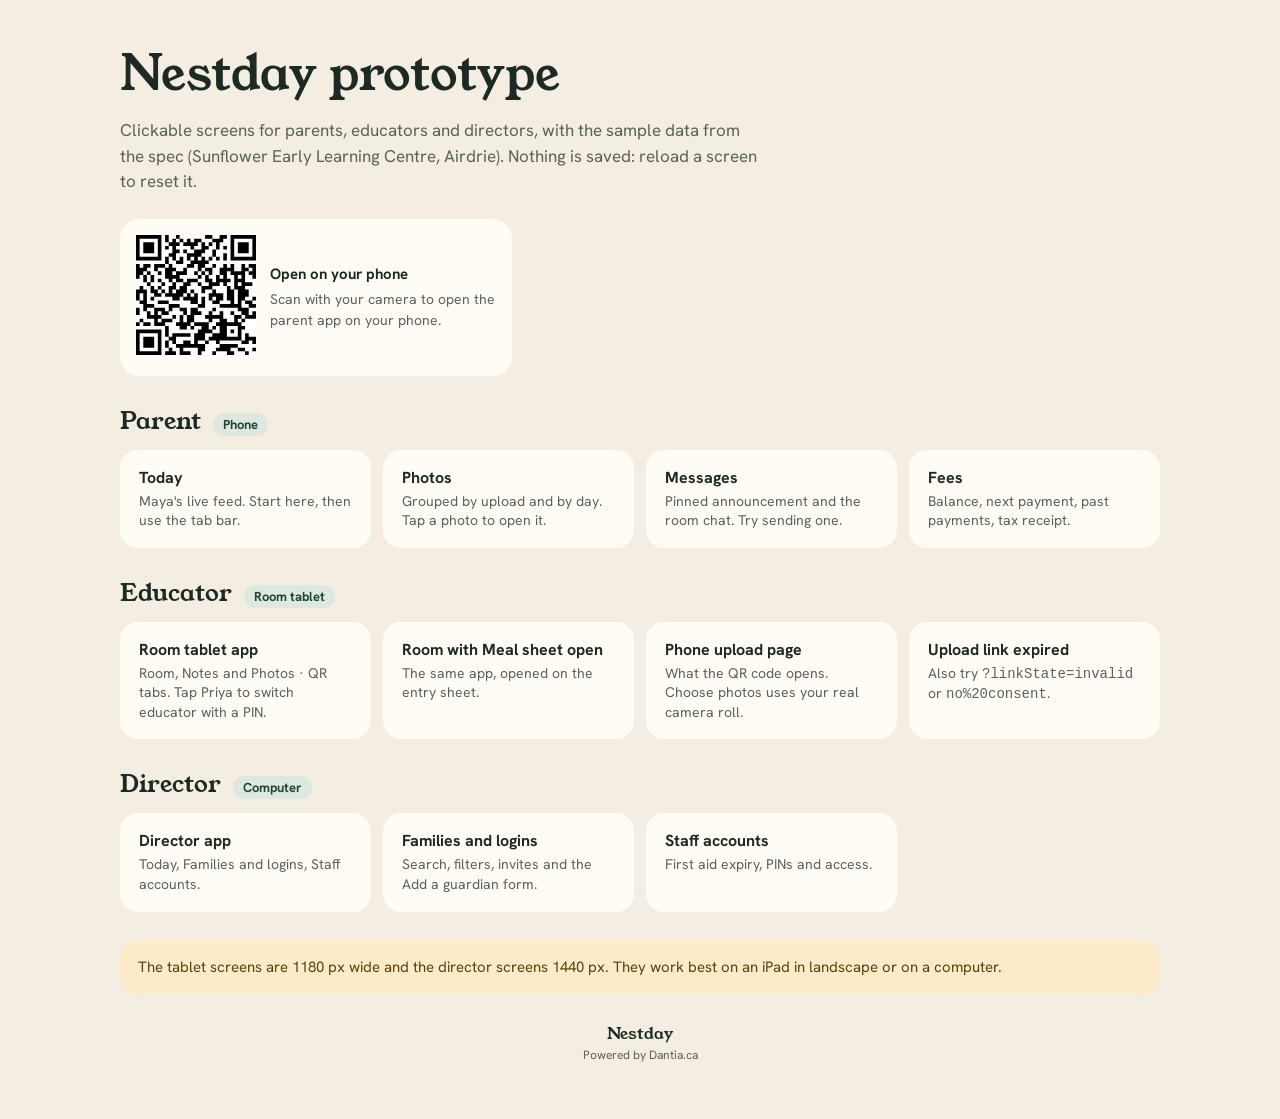
<file: design/index.html>
<!doctype html>
<html lang="en">
<head>
<meta charset="utf-8">
<meta name="robots" content="noindex, nofollow">
<meta name="viewport" content="width=device-width, initial-scale=1">
<title>Nestday prototype</title>
<meta name="theme-color" content="#F4EEE2">
<link rel="manifest" href="manifest.webmanifest">
<link rel="apple-touch-icon" href="icon-192.png">
<link rel="icon" href="icon-192.png">
<link rel="stylesheet" href="https://fonts.googleapis.com/css2?family=Young+Serif&family=Hanken+Grotesk:wght@400;500;600;700&display=swap">
<style>
  :root { --bg: #F4EEE2; --card: #FFFCF6; --ink: #1D2A23; --muted: #58625A; --pine: #2D5B4B; --pine-soft: #DCE8E0; --gold-soft: #FBEBC8; --line: #E2D9C6; }
  body { margin: 0; background: var(--bg); color: var(--ink); font-family: 'Hanken Grotesk', system-ui, sans-serif; }
  .wrap { max-width: 1040px; margin: 0 auto; padding: 40px 20px 56px; display: flex; flex-direction: column; gap: 28px; }
  h1 { margin: 0; font-family: 'Young Serif', Georgia, serif; font-weight: 400; font-size: clamp(34px, 6vw, 48px); }
  h2 { margin: 0; font-family: 'Young Serif', Georgia, serif; font-weight: 400; font-size: 24px; }
  p { margin: 0; line-height: 1.5; }
  .lead { color: var(--muted); font-size: 17px; max-width: 640px; }
  .top { display: flex; gap: 24px; align-items: flex-start; justify-content: space-between; flex-wrap: wrap; }
  .qr { background: var(--card); border-radius: 20px; padding: 16px; display: flex; gap: 14px; align-items: center; max-width: 360px; }
  .qr svg { width: 120px; height: 120px; flex-shrink: 0; }
  .qr p { font-size: 14px; color: var(--muted); }
  .qr strong { color: var(--ink); display: block; font-size: 15px; margin-bottom: 4px; }
  .group { display: flex; flex-direction: column; gap: 12px; }
  .group-head { display: flex; align-items: baseline; gap: 12px; flex-wrap: wrap; }
  .device { font-size: 13px; font-weight: 700; padding: 3px 10px; border-radius: 999px; background: var(--pine-soft); color: #1F4538; }
  .cards { display: grid; grid-template-columns: repeat(auto-fill, minmax(220px, 1fr)); gap: 12px; }
  a.card { display: flex; flex-direction: column; gap: 4px; padding: 16px 18px; min-height: 44px; border-radius: 18px; background: var(--card); border: 1.5px solid transparent; text-decoration: none; color: var(--ink); }
  a.card:hover, a.card:focus-visible { border-color: var(--pine); outline: none; }
  a.card strong { font-size: 16px; }
  a.card span { font-size: 14px; color: var(--muted); line-height: 1.4; }
  .note { background: var(--gold-soft); border-radius: 18px; padding: 16px 18px; font-size: 15px; color: #5A4210; }
  footer { text-align: center; display: flex; flex-direction: column; gap: 2px; }
  footer b { font-family: 'Young Serif', Georgia, serif; font-weight: 400; font-size: 16px; }
  footer span { font-size: 12px; color: var(--muted); }
</style>
</head>
<body>
<div class="wrap">
  <div class="top">
    <div style="display:flex;flex-direction:column;gap:10px">
      <h1>Nestday prototype</h1>
      <p class="lead">Clickable screens for parents, educators and directors, with the sample data from the spec (Sunflower Early Learning Centre, Airdrie). Nothing is saved: reload a screen to reset it.</p>
    </div>
    <div class="qr" id="qr" hidden>
      <div id="qr-code" aria-hidden="true"></div>
      <p><strong>Open on your phone</strong>Scan with your camera to open the parent app on your phone.</p>
    </div>
  </div>

  <section class="group">
    <div class="group-head"><h2>Parent</h2><span class="device">Phone</span></div>
    <div class="cards">
      <a class="card" href="Main.dc.html"><strong>Today</strong><span>Maya's live feed. Start here, then use the tab bar.</span></a>
      <a class="card" href="Photos.dc.html"><strong>Photos</strong><span>Grouped by upload and by day. Tap a photo to open it.</span></a>
      <a class="card" href="Messages.dc.html"><strong>Messages</strong><span>Pinned announcement and the room chat. Try sending one.</span></a>
      <a class="card" href="Fees.dc.html"><strong>Fees</strong><span>Balance, next payment, past payments, tax receipt.</span></a>
    </div>
  </section>

  <section class="group">
    <div class="group-head"><h2>Educator</h2><span class="device">Room tablet</span></div>
    <div class="cards">
      <a class="card" href="Room.dc.html"><strong>Room tablet app</strong><span>Room, Notes and Photos · QR tabs. Tap Priya to switch educator with a PIN.</span></a>
      <a class="card" href="RoomSheet.dc.html"><strong>Room with Meal sheet open</strong><span>The same app, opened on the entry sheet.</span></a>
      <a class="card" href="Upload.dc.html"><strong>Phone upload page</strong><span>What the QR code opens. Choose photos uses your real camera roll.</span></a>
      <a class="card" href="Upload.dc.html?linkState=expired"><strong>Upload link expired</strong><span>Also try <code>?linkState=invalid</code> or <code>no%20consent</code>.</span></a>
    </div>
  </section>

  <section class="group">
    <div class="group-head"><h2>Director</h2><span class="device">Computer</span></div>
    <div class="cards">
      <a class="card" href="Director.dc.html"><strong>Director app</strong><span>Today, Families and logins, Staff accounts.</span></a>
      <a class="card" href="Director.dc.html?startPage=families"><strong>Families and logins</strong><span>Search, filters, invites and the Add a guardian form.</span></a>
      <a class="card" href="Director.dc.html?startPage=staff"><strong>Staff accounts</strong><span>First aid expiry, PINs and access.</span></a>
    </div>
  </section>

  <p class="note">The tablet screens are 1180 px wide and the director screens 1440 px. They work best on an iPad in landscape or on a computer.</p>

  <footer><b>Nestday</b><span>Powered by Dantia.ca</span></footer>
</div>
<script src="vendor/qrcode.js"></script>
<script>
  // Show a QR code for the parent app when the prototype is hosted somewhere a phone can reach.
  (function () {
    var host = location.hostname;
    if (location.protocol === 'file:' || host === 'localhost' || host === '127.0.0.1') return;
    try {
      var url = new URL('Main.dc.html', location.href).href;
      var qr = qrcode(0, 'M');
      qr.addData(url);
      qr.make();
      document.getElementById('qr-code').innerHTML = qr.createSvgTag({ cellSize: 4, margin: 0, scalable: true });
      document.getElementById('qr').hidden = false;
    } catch (e) {}
  })();
</script>
</body>
</html>
</file>
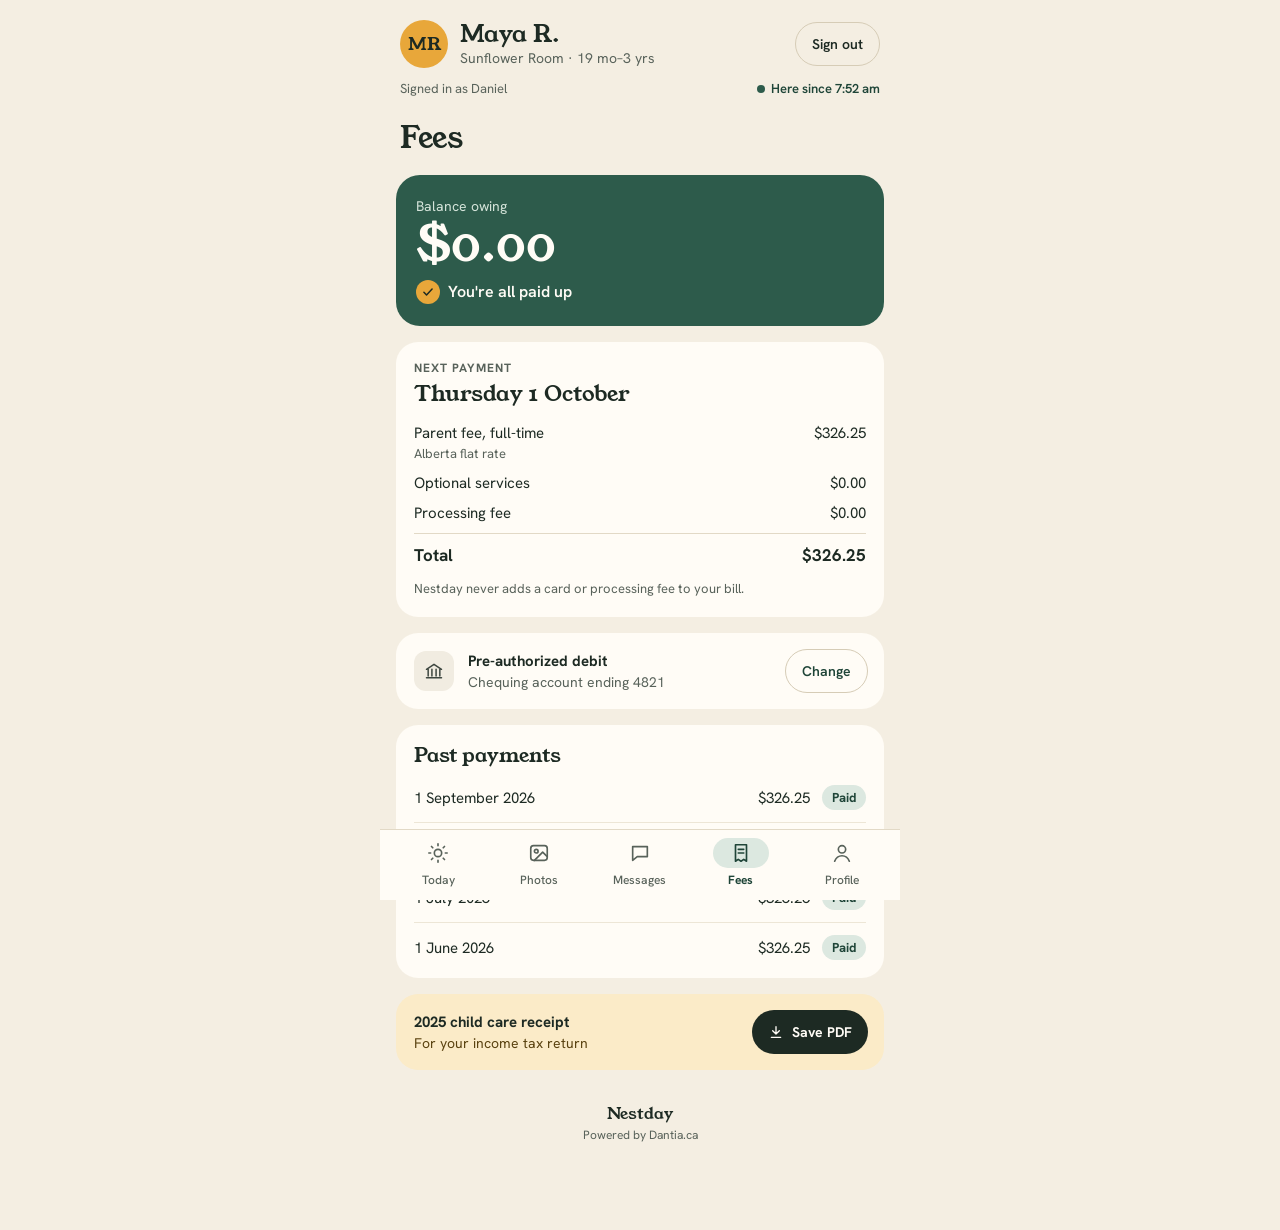
<file: design/Fees.dc.html>
<!doctype html>
<html lang="en">
<head>
<meta charset="utf-8">
<meta name="robots" content="noindex, nofollow">
<meta name="viewport" content="width=device-width, initial-scale=1, viewport-fit=cover">
<title>Nestday · Fees</title>
<meta name="theme-color" content="#F4EEE2">
<meta name="apple-mobile-web-app-capable" content="yes">
<meta name="apple-mobile-web-app-title" content="Nestday">
<link rel="manifest" href="manifest.webmanifest">
<link rel="apple-touch-icon" href="icon-192.png">
<link rel="icon" href="icon-192.png">
<link rel="stylesheet" href="app.css">
<script src="vendor/react.production.min.js"></script>
<script src="vendor/react-dom.production.min.js"></script>
<script src="runtime/nestday-runtime.js"></script>
</head>
<body class="kind-phone">
<template data-dc-template="Fees"><x-dc>
<helmet>
<link rel="stylesheet" href="https://fonts.googleapis.com/css2?family=Young+Serif&amp;family=Hanken+Grotesk:wght@400;500;600;700&amp;display=swap">
<style>
body{margin:0;background:#F4EEE2}
a{color:#2D5B4B}a:hover{color:#1F4538}
</style>
</helmet>
<div style="width: 390px; height: 1380px; box-sizing: border-box; background: #F4EEE2; color: #1D2A23; font-family: 'Hanken Grotesk', system-ui, sans-serif; display: flex; flex-direction: column">

<header style="display: flex; flex-direction: column; gap: 12px; padding: 20px 20px 8px">
<div style="display: flex; align-items: center; gap: 12px">
<div aria-hidden="true" style="width: 48px; height: 48px; border-radius: 50%; background: #E8A73A; color: #1D2A23; display: flex; align-items: center; justify-content: center; font-family: 'Young Serif', Georgia, serif; font-size: 18px; flex-shrink: 0">MR</div>
<div style="display: flex; flex-direction: column; gap: 2px; flex-grow: 1; min-width: 0">
<div style="font-family: 'Young Serif', Georgia, serif; font-size: 24px; line-height: 1.1">Maya R.</div>
<div style="font-size: 14px; color: #58625A">Sunflower Room · 19 mo–3 yrs</div>
</div>
<button type="button" style="height: 44px; padding: 0 16px; border-radius: 22px; border: 1px solid #D6CCB6; background: transparent; font: inherit; font-size: 14px; font-weight: 600; color: #1D2A23">Sign out</button>
</div>
<div style="display: flex; justify-content: space-between; align-items: center; font-size: 13px; color: #58625A">
<span>Signed in as Daniel</span>
<span style="display: flex; align-items: center; gap: 6px; color: #1F4538; font-weight: 600"><span style="width: 8px; height: 8px; border-radius: 50%; background: #2D5B4B"></span>Here since 7:52 am</span>
</div>
</header>

<main style="display: flex; flex-direction: column; gap: 16px; padding: 8px 16px 24px">
<h1 style="margin: 4px 4px 0; font-family: 'Young Serif', Georgia, serif; font-weight: 400; font-size: 30px">Fees</h1>

<section aria-label="Balance" style="background: #2D5B4B; color: #FFFCF6; border-radius: 24px; padding: 22px 20px; display: flex; flex-direction: column; gap: 4px">
<span style="font-size: 14px; color: #D5E4DA">Balance owing</span>
<span style="font-family: 'Young Serif', Georgia, serif; font-size: 48px; line-height: 1.1; font-variant-numeric: tabular-nums">$0.00</span>
<span style="display: flex; align-items: center; gap: 8px; font-size: 16px; font-weight: 600; margin-top: 4px"><span style="width: 24px; height: 24px; border-radius: 50%; background: #E8A73A; color: #1D2A23; display: flex; align-items: center; justify-content: center"><svg width="14" height="14" viewBox="0 0 24 24" fill="none" stroke="currentColor" stroke-width="2.6" stroke-linecap="round" stroke-linejoin="round" aria-hidden="true"><path d="M5 12.5l4.5 4.5L19 7"></path></svg></span>You're all paid up</span>
</section>

<section aria-label="Next payment" style="background: #FFFCF6; border-radius: 22px; padding: 18px; display: flex; flex-direction: column; gap: 14px">
<div style="display: flex; flex-direction: column; gap: 2px">
<span style="font-size: 12px; font-weight: 700; letter-spacing: 0.08em; text-transform: uppercase; color: #58625A">Next payment</span>
<span style="font-family: 'Young Serif', Georgia, serif; font-size: 22px">Thursday 1 October</span>
</div>
<div style="display: flex; flex-direction: column; gap: 10px; font-size: 15px">
<div style="display: flex; justify-content: space-between; gap: 16px"><span style="line-height: 1.35">Parent fee, full-time<br><span style="font-size: 13px; color: #58625A">Alberta flat rate</span></span><span style="font-variant-numeric: tabular-nums">$326.25</span></div>
<div style="display: flex; justify-content: space-between; gap: 16px"><span>Optional services</span><span style="font-variant-numeric: tabular-nums">$0.00</span></div>
<div style="display: flex; justify-content: space-between; gap: 16px"><span>Processing fee</span><span style="font-variant-numeric: tabular-nums">$0.00</span></div>
<div style="height: 1px; background: #E2D9C6"></div>
<div style="display: flex; justify-content: space-between; gap: 16px; font-weight: 700; font-size: 17px"><span>Total</span><span style="font-variant-numeric: tabular-nums">$326.25</span></div>
</div>
<p style="margin: 0; font-size: 13px; color: #58625A; line-height: 1.45">Nestday never adds a card or processing fee to your bill.</p>
</section>

<section aria-label="Payment method" style="background: #FFFCF6; border-radius: 22px; padding: 16px 16px 16px 18px; display: flex; align-items: center; gap: 14px">
<span style="width: 40px; height: 40px; border-radius: 12px; background: #F1ECE1; color: #3E4740; display: flex; align-items: center; justify-content: center; flex-shrink: 0"><svg width="20" height="20" viewBox="0 0 24 24" fill="none" stroke="currentColor" stroke-width="1.8" stroke-linecap="round" stroke-linejoin="round" aria-hidden="true"><path d="M3 10l9-6 9 6M5 10v8M9.5 10v8M14.5 10v8M19 10v8M3 20h18"></path></svg></span>
<div style="display: flex; flex-direction: column; gap: 2px; flex-grow: 1; min-width: 0">
<span style="font-size: 15px; font-weight: 700">Pre-authorized debit</span>
<span style="font-size: 14px; color: #58625A">Chequing account ending 4821</span>
</div>
<button type="button" style="height: 44px; padding: 0 16px; border-radius: 22px; border: 1px solid #D6CCB6; background: transparent; font: inherit; font-size: 14px; font-weight: 600; color: #1F4538">Change</button>
</section>

<section aria-label="Past payments" style="background: #FFFCF6; border-radius: 22px; padding: 16px 18px 6px; display: flex; flex-direction: column">
<h2 style="margin: 0 0 4px; font-family: 'Young Serif', Georgia, serif; font-weight: 400; font-size: 20px">Past payments</h2>
<div style="display: flex; align-items: center; gap: 12px; padding: 12px 0; border-bottom: 1px solid #EDE6D6"><span style="flex-grow: 1; font-size: 15px">1 September 2026</span><span style="font-size: 15px; font-variant-numeric: tabular-nums">$326.25</span><span style="font-size: 13px; font-weight: 700; color: #1F4538; background: #DCE8E0; border-radius: 999px; padding: 4px 10px">Paid</span></div>
<div style="display: flex; align-items: center; gap: 12px; padding: 12px 0; border-bottom: 1px solid #EDE6D6"><span style="flex-grow: 1; font-size: 15px">1 August 2026</span><span style="font-size: 15px; font-variant-numeric: tabular-nums">$326.25</span><span style="font-size: 13px; font-weight: 700; color: #1F4538; background: #DCE8E0; border-radius: 999px; padding: 4px 10px">Paid</span></div>
<div style="display: flex; align-items: center; gap: 12px; padding: 12px 0; border-bottom: 1px solid #EDE6D6"><span style="flex-grow: 1; font-size: 15px">1 July 2026</span><span style="font-size: 15px; font-variant-numeric: tabular-nums">$326.25</span><span style="font-size: 13px; font-weight: 700; color: #1F4538; background: #DCE8E0; border-radius: 999px; padding: 4px 10px">Paid</span></div>
<div style="display: flex; align-items: center; gap: 12px; padding: 12px 0"><span style="flex-grow: 1; font-size: 15px">1 June 2026</span><span style="font-size: 15px; font-variant-numeric: tabular-nums">$326.25</span><span style="font-size: 13px; font-weight: 700; color: #1F4538; background: #DCE8E0; border-radius: 999px; padding: 4px 10px">Paid</span></div>
</section>

<section aria-label="Tax receipt" style="background: #FBEBC8; border-radius: 22px; padding: 16px 16px 16px 18px; display: flex; align-items: center; gap: 14px">
<div style="display: flex; flex-direction: column; gap: 2px; flex-grow: 1">
<span style="font-size: 15px; font-weight: 700">2025 child care receipt</span>
<span style="font-size: 14px; color: #5A4210">For your income tax return</span>
</div>
<button type="button" style="display: flex; align-items: center; gap: 8px; height: 44px; padding: 0 16px; border-radius: 22px; border: 0; background: #1D2A23; color: #FFFCF6; font: inherit; font-size: 14px; font-weight: 700"><svg width="16" height="16" viewBox="0 0 24 24" fill="none" stroke="currentColor" stroke-width="2" stroke-linecap="round" stroke-linejoin="round" aria-hidden="true"><path d="M12 4v11M7 10l5 5 5-5M5 20h14"></path></svg>Save PDF</button>
</section>
</main>

<footer style="margin-top: auto; display: flex; flex-direction: column; align-items: center; gap: 2px; padding: 8px 0 16px">
<span style="font-family: 'Young Serif', Georgia, serif; font-size: 16px">Nestday</span>
<span style="font-size: 12px; color: #58625A">Powered by Dantia.ca</span>
</footer>

<nav aria-label="Main" style="display: grid; grid-template-columns: repeat(5, minmax(0, 1fr)); padding: 8px 8px 22px; background: #FFFCF6; border-top: 1px solid #E2D9C6">
<a href="Main.dc.html" style="display: flex; flex-direction: column; align-items: center; gap: 4px; min-height: 52px; text-decoration: none; color: #58625A; font-size: 12px; font-weight: 500"><span style="width: 56px; height: 30px; display: flex; align-items: center; justify-content: center"><svg width="22" height="22" viewBox="0 0 24 24" fill="none" stroke="currentColor" stroke-width="1.8" stroke-linecap="round" stroke-linejoin="round" aria-hidden="true"><circle cx="12" cy="12" r="4"></circle><path d="M12 2v2M12 20v2M4.9 4.9l1.4 1.4M17.7 17.7l1.4 1.4M2 12h2M20 12h2M4.9 19.1l1.4-1.4M17.7 6.3l1.4-1.4"></path></svg></span>Today</a>
<a href="Photos.dc.html" style="display: flex; flex-direction: column; align-items: center; gap: 4px; min-height: 52px; text-decoration: none; color: #58625A; font-size: 12px; font-weight: 500"><span style="width: 56px; height: 30px; display: flex; align-items: center; justify-content: center"><svg width="22" height="22" viewBox="0 0 24 24" fill="none" stroke="currentColor" stroke-width="1.8" stroke-linecap="round" stroke-linejoin="round" aria-hidden="true"><rect x="3" y="4" width="18" height="16" rx="3"></rect><circle cx="9" cy="10" r="2"></circle><path d="M21 16l-5-5-9 9"></path></svg></span>Photos</a>
<a href="Messages.dc.html" style="display: flex; flex-direction: column; align-items: center; gap: 4px; min-height: 52px; text-decoration: none; color: #58625A; font-size: 12px; font-weight: 500"><span style="width: 56px; height: 30px; display: flex; align-items: center; justify-content: center"><svg width="22" height="22" viewBox="0 0 24 24" fill="none" stroke="currentColor" stroke-width="1.8" stroke-linecap="round" stroke-linejoin="round" aria-hidden="true"><path d="M4 5h16v11H9l-5 4z"></path></svg></span>Messages</a>
<a href="Fees.dc.html" aria-current="page" style="display: flex; flex-direction: column; align-items: center; gap: 4px; min-height: 52px; text-decoration: none; color: #1F4538; font-size: 12px; font-weight: 700"><span style="width: 56px; height: 30px; border-radius: 15px; background: #DCE8E0; display: flex; align-items: center; justify-content: center"><svg width="22" height="22" viewBox="0 0 24 24" fill="none" stroke="currentColor" stroke-width="1.8" stroke-linecap="round" stroke-linejoin="round" aria-hidden="true"><path d="M6 3h12v18l-3-2-3 2-3-2-3 2z"></path><path d="M9 8h6M9 12h6"></path></svg></span>Fees</a>
<a href="#profile" style="display: flex; flex-direction: column; align-items: center; gap: 4px; min-height: 52px; text-decoration: none; color: #58625A; font-size: 12px; font-weight: 500"><span style="width: 56px; height: 30px; display: flex; align-items: center; justify-content: center"><svg width="22" height="22" viewBox="0 0 24 24" fill="none" stroke="currentColor" stroke-width="1.8" stroke-linecap="round" stroke-linejoin="round" aria-hidden="true"><circle cx="12" cy="8" r="4"></circle><path d="M4 21c1.5-4 4.5-6 8-6s6.5 2 8 6"></path></svg></span>Profile</a>
</nav>
</div>
</x-dc></template>
<script type="text/x-dc" data-dc-name="Fees">
class Component extends DCLogic {
renderVals() {
return {};
}
}
</script>
<div id="app"></div>
<script>NestdayDC.mount('Fees');</script>
</body>
</html>
</file>
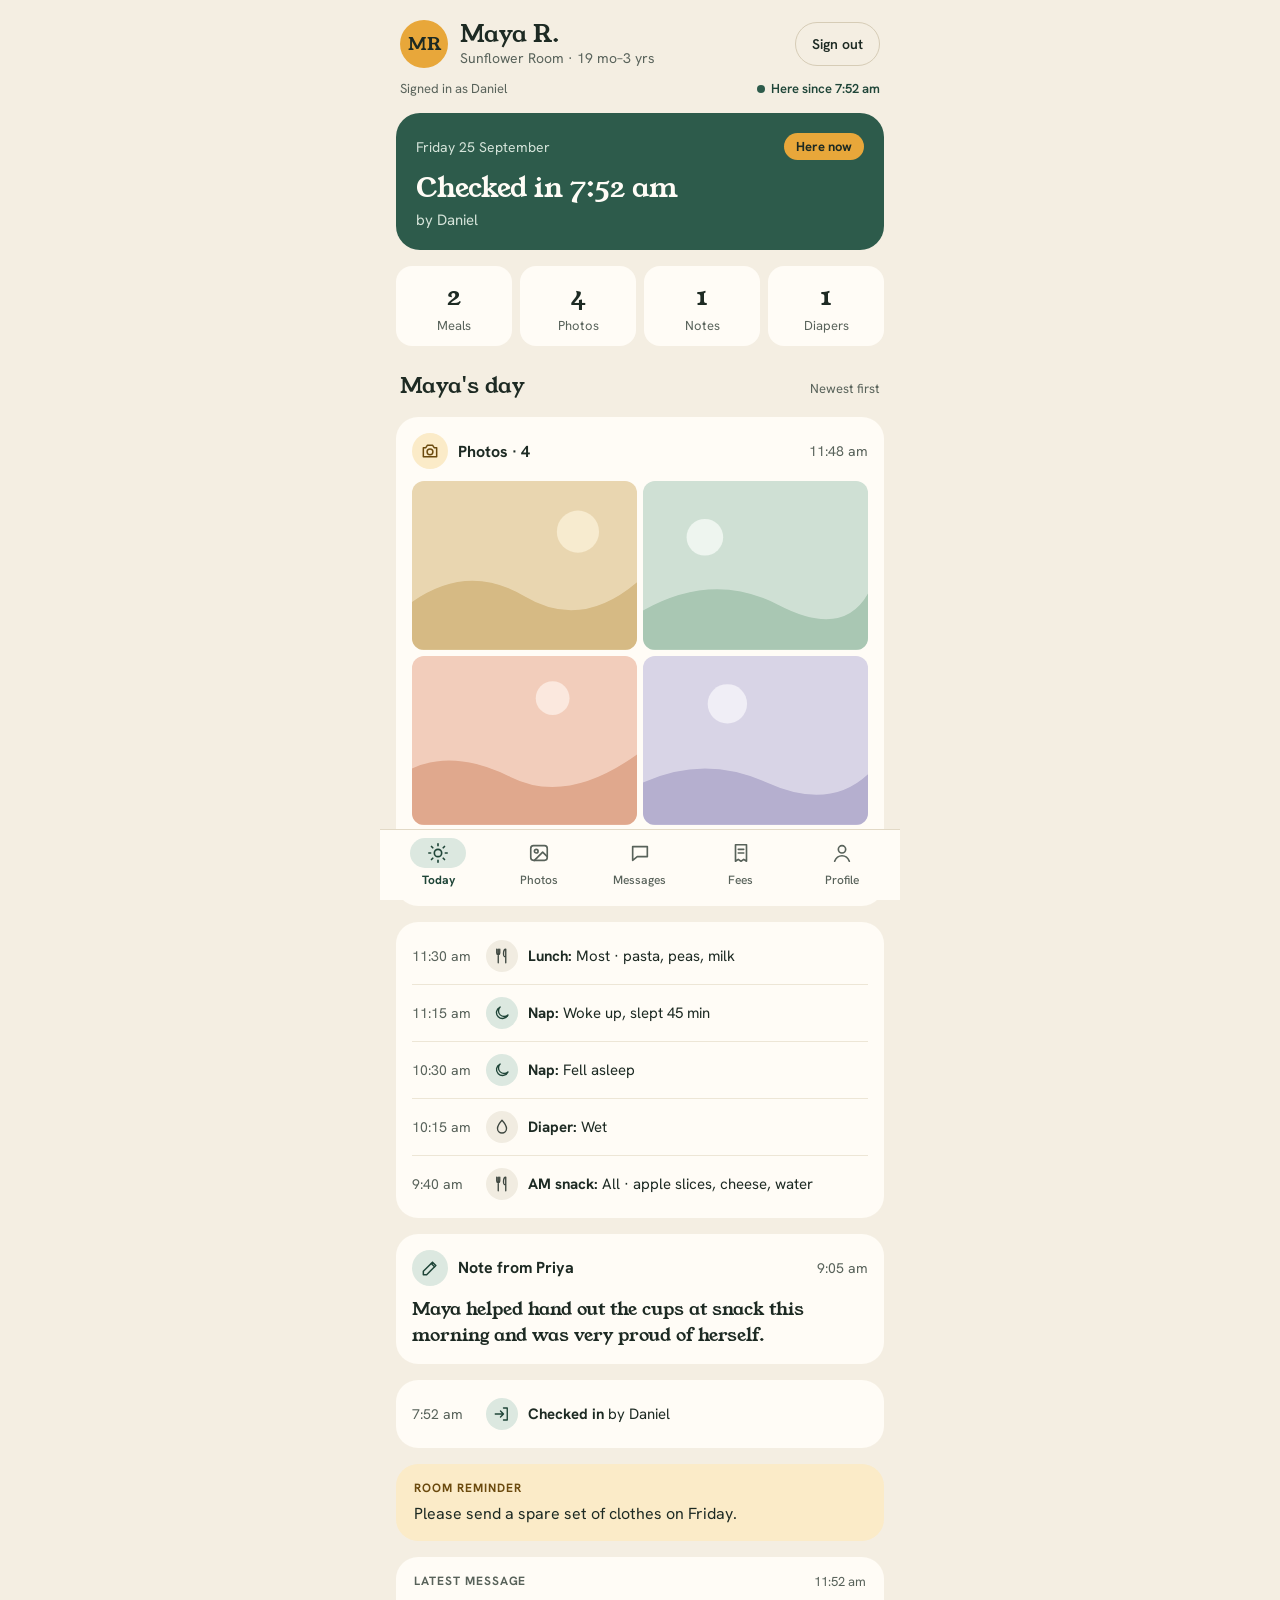
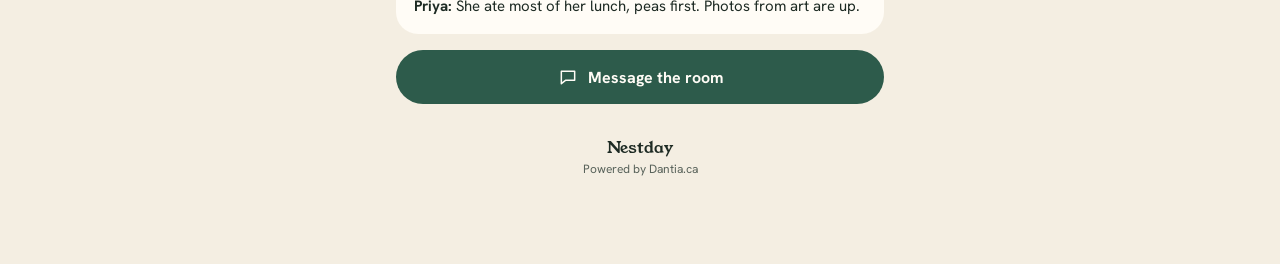
<file: design/Main.dc.html>
<!doctype html>
<html lang="en">
<head>
<meta charset="utf-8">
<meta name="robots" content="noindex, nofollow">
<meta name="viewport" content="width=device-width, initial-scale=1, viewport-fit=cover">
<title>Nestday · Today</title>
<meta name="theme-color" content="#F4EEE2">
<meta name="apple-mobile-web-app-capable" content="yes">
<meta name="apple-mobile-web-app-title" content="Nestday">
<link rel="manifest" href="manifest.webmanifest">
<link rel="apple-touch-icon" href="icon-192.png">
<link rel="icon" href="icon-192.png">
<link rel="stylesheet" href="app.css">
<script src="vendor/react.production.min.js"></script>
<script src="vendor/react-dom.production.min.js"></script>
<script src="runtime/nestday-runtime.js"></script>
</head>
<body class="kind-phone">
<template data-dc-template="Main"><x-dc>
<helmet>
<link rel="stylesheet" href="https://fonts.googleapis.com/css2?family=Young+Serif&amp;family=Hanken+Grotesk:wght@400;500;600;700&amp;display=swap">
<style>
body{margin:0;background:#F4EEE2}
a{color:#2D5B4B}a:hover{color:#1F4538}
</style>
</helmet>
<div style="width: 390px; height: 1960px; box-sizing: border-box; background: #F4EEE2; color: #1D2A23; font-family: 'Hanken Grotesk', system-ui, sans-serif; display: flex; flex-direction: column">

<header style="display: flex; flex-direction: column; gap: 12px; padding: 20px 20px 8px">
<div style="display: flex; align-items: center; gap: 12px">
<div aria-hidden="true" style="width: 48px; height: 48px; border-radius: 50%; background: #E8A73A; color: #1D2A23; display: flex; align-items: center; justify-content: center; font-family: 'Young Serif', Georgia, serif; font-size: 18px; flex-shrink: 0">MR</div>
<div style="display: flex; flex-direction: column; gap: 2px; flex-grow: 1; min-width: 0">
<div style="font-family: 'Young Serif', Georgia, serif; font-size: 24px; line-height: 1.1">Maya R.</div>
<div style="font-size: 14px; color: #58625A">Sunflower Room · 19 mo–3 yrs</div>
</div>
<button type="button" style="height: 44px; padding: 0 16px; border-radius: 22px; border: 1px solid #D6CCB6; background: transparent; font: inherit; font-size: 14px; font-weight: 600; color: #1D2A23">Sign out</button>
</div>
<div style="display: flex; justify-content: space-between; align-items: center; font-size: 13px; color: #58625A">
<span>Signed in as Daniel</span>
<span style="display: flex; align-items: center; gap: 6px; color: #1F4538; font-weight: 600"><span style="width: 8px; height: 8px; border-radius: 50%; background: #2D5B4B"></span>Here since 7:52 am</span>
</div>
</header>

<main style="display: flex; flex-direction: column; gap: 16px; padding: 8px 16px 24px">

<section aria-label="Check-in" style="background: #2D5B4B; color: #FFFCF6; border-radius: 24px; padding: 20px; display: flex; flex-direction: column; gap: 6px">
<div style="display: flex; justify-content: space-between; align-items: center">
<span style="font-size: 14px; color: #D5E4DA">Friday 25 September</span>
<span style="display: flex; align-items: center; gap: 6px; background: #E8A73A; color: #1D2A23; border-radius: 999px; padding: 5px 12px; font-size: 13px; font-weight: 700">Here now</span>
</div>
<div style="font-family: 'Young Serif', Georgia, serif; font-size: 28px; line-height: 1.15; margin-top: 6px">Checked in 7:52 am</div>
<div style="font-size: 15px; color: #D5E4DA">by Daniel</div>
</section>

<section aria-label="Today so far" style="display: grid; grid-template-columns: repeat(4, minmax(0, 1fr)); gap: 8px">
<div style="background: #FFFCF6; border-radius: 16px; padding: 12px 8px; display: flex; flex-direction: column; align-items: center; gap: 2px"><span style="font-family: 'Young Serif', Georgia, serif; font-size: 26px">2</span><span style="font-size: 13px; color: #58625A">Meals</span></div>
<div style="background: #FFFCF6; border-radius: 16px; padding: 12px 8px; display: flex; flex-direction: column; align-items: center; gap: 2px"><span style="font-family: 'Young Serif', Georgia, serif; font-size: 26px">4</span><span style="font-size: 13px; color: #58625A">Photos</span></div>
<div style="background: #FFFCF6; border-radius: 16px; padding: 12px 8px; display: flex; flex-direction: column; align-items: center; gap: 2px"><span style="font-family: 'Young Serif', Georgia, serif; font-size: 26px">1</span><span style="font-size: 13px; color: #58625A">Notes</span></div>
<div style="background: #FFFCF6; border-radius: 16px; padding: 12px 8px; display: flex; flex-direction: column; align-items: center; gap: 2px"><span style="font-family: 'Young Serif', Georgia, serif; font-size: 26px">1</span><span style="font-size: 13px; color: #58625A">Diapers</span></div>
</section>

<div style="display: flex; align-items: baseline; justify-content: space-between; padding: 8px 4px 0">
<h2 style="margin: 0; font-family: 'Young Serif', Georgia, serif; font-weight: 400; font-size: 22px">Maya's day</h2>
<span style="font-size: 13px; color: #58625A">Newest first</span>
</div>

<article style="background: #FFFCF6; border-radius: 22px; padding: 16px; display: flex; flex-direction: column; gap: 12px">
<div style="display: flex; align-items: center; gap: 10px">
<span style="width: 36px; height: 36px; border-radius: 50%; background: #FBEBC8; color: #6B4A0E; display: flex; align-items: center; justify-content: center"><svg width="20" height="20" viewBox="0 0 24 24" fill="none" stroke="currentColor" stroke-width="1.8" stroke-linecap="round" stroke-linejoin="round" aria-hidden="true"><path d="M4 8h3l2-3h6l2 3h3v11H4z"></path><circle cx="12" cy="13" r="3.5"></circle></svg></span>
<span style="font-weight: 700; font-size: 16px; flex-grow: 1">Photos · 4</span>
<span style="font-size: 14px; color: #58625A">11:48 am</span>
</div>
<div style="display: grid; grid-template-columns: repeat(2, minmax(0, 1fr)); gap: 6px">
<a href="PhotoViewer.dc.html" aria-label="Open photo 1 of 4" style="display: block; aspect-ratio: 4 / 3; border-radius: 12px; overflow: hidden; background: #E9D6B0"><svg viewBox="0 0 160 120" preserveAspectRatio="xMidYMid slice" style="width: 100%; height: 100%; display: block" aria-hidden="true"><circle cx="118" cy="36" r="15" fill="#F7EBCF"></circle><path d="M0 120 L0 86 Q40 58 80 82 T160 72 L160 120 Z" fill="#D6BA84"></path></svg></a>
<a href="PhotoViewer.dc.html" aria-label="Open photo 2 of 4" style="display: block; aspect-ratio: 4 / 3; border-radius: 12px; overflow: hidden; background: #CFE0D4"><svg viewBox="0 0 160 120" preserveAspectRatio="xMidYMid slice" style="width: 100%; height: 100%; display: block" aria-hidden="true"><circle cx="44" cy="40" r="13" fill="#EEF5EF"></circle><path d="M0 120 L0 92 Q50 64 96 88 T160 80 L160 120 Z" fill="#A9C7B3"></path></svg></a>
<a href="PhotoViewer.dc.html" aria-label="Open photo 3 of 4" style="display: block; aspect-ratio: 4 / 3; border-radius: 12px; overflow: hidden; background: #F2CDBB"><svg viewBox="0 0 160 120" preserveAspectRatio="xMidYMid slice" style="width: 100%; height: 100%; display: block" aria-hidden="true"><circle cx="100" cy="30" r="12" fill="#FBE8DE"></circle><path d="M0 120 L0 80 Q30 66 70 86 T160 70 L160 120 Z" fill="#E0A88D"></path></svg></a>
<a href="PhotoViewer.dc.html" aria-label="Open photo 4 of 4" style="display: block; aspect-ratio: 4 / 3; border-radius: 12px; overflow: hidden; background: #D8D4E6"><svg viewBox="0 0 160 120" preserveAspectRatio="xMidYMid slice" style="width: 100%; height: 100%; display: block" aria-hidden="true"><circle cx="60" cy="34" r="14" fill="#F0EEF6"></circle><path d="M0 120 L0 90 Q44 70 88 90 T160 84 L160 120 Z" fill="#B5AFCF"></path></svg></a>
</div>
<p style="margin: 0; font-size: 16px; line-height: 1.45">Sponge painting at the art table. Maya tried every colour.</p>
<span style="font-size: 14px; color: #58625A">From Priya</span>
</article>

<article aria-label="Care entries" style="background: #FFFCF6; border-radius: 22px; padding: 6px 16px; display: flex; flex-direction: column">
<div style="display: grid; grid-template-columns: 64px 32px minmax(0, 1fr); gap: 10px; align-items: center; padding: 12px 0; border-bottom: 1px solid #EDE6D6">
<span style="font-size: 14px; color: #58625A; font-variant-numeric: tabular-nums">11:30 am</span>
<span style="width: 32px; height: 32px; border-radius: 50%; background: #F1ECE1; color: #3E4740; display: flex; align-items: center; justify-content: center"><svg width="18" height="18" viewBox="0 0 24 24" fill="none" stroke="currentColor" stroke-width="1.8" stroke-linecap="round" stroke-linejoin="round" aria-hidden="true"><path d="M7 3v18M5 3v5a2 2 0 0 0 4 0V3M17 21V3c-2 0-3 2-3 6s1 4 3 4"></path></svg></span>
<span style="font-size: 15px; line-height: 1.35"><strong style="font-weight: 700">Lunch:</strong> Most · pasta, peas, milk</span>
</div>
<div style="display: grid; grid-template-columns: 64px 32px minmax(0, 1fr); gap: 10px; align-items: center; padding: 12px 0; border-bottom: 1px solid #EDE6D6">
<span style="font-size: 14px; color: #58625A; font-variant-numeric: tabular-nums">11:15 am</span>
<span style="width: 32px; height: 32px; border-radius: 50%; background: #DCE8E0; color: #1F4538; display: flex; align-items: center; justify-content: center"><svg width="18" height="18" viewBox="0 0 24 24" fill="none" stroke="currentColor" stroke-width="1.8" stroke-linecap="round" stroke-linejoin="round" aria-hidden="true"><path d="M20 14.5A8 8 0 1 1 9.5 4a6.5 6.5 0 0 0 10.5 10.5z"></path></svg></span>
<span style="font-size: 15px; line-height: 1.35"><strong style="font-weight: 700">Nap:</strong> Woke up, slept 45 min</span>
</div>
<div style="display: grid; grid-template-columns: 64px 32px minmax(0, 1fr); gap: 10px; align-items: center; padding: 12px 0; border-bottom: 1px solid #EDE6D6">
<span style="font-size: 14px; color: #58625A; font-variant-numeric: tabular-nums">10:30 am</span>
<span style="width: 32px; height: 32px; border-radius: 50%; background: #DCE8E0; color: #1F4538; display: flex; align-items: center; justify-content: center"><svg width="18" height="18" viewBox="0 0 24 24" fill="none" stroke="currentColor" stroke-width="1.8" stroke-linecap="round" stroke-linejoin="round" aria-hidden="true"><path d="M20 14.5A8 8 0 1 1 9.5 4a6.5 6.5 0 0 0 10.5 10.5z"></path></svg></span>
<span style="font-size: 15px; line-height: 1.35"><strong style="font-weight: 700">Nap:</strong> Fell asleep</span>
</div>
<div style="display: grid; grid-template-columns: 64px 32px minmax(0, 1fr); gap: 10px; align-items: center; padding: 12px 0; border-bottom: 1px solid #EDE6D6">
<span style="font-size: 14px; color: #58625A; font-variant-numeric: tabular-nums">10:15 am</span>
<span style="width: 32px; height: 32px; border-radius: 50%; background: #F1ECE1; color: #3E4740; display: flex; align-items: center; justify-content: center"><svg width="18" height="18" viewBox="0 0 24 24" fill="none" stroke="currentColor" stroke-width="1.8" stroke-linecap="round" stroke-linejoin="round" aria-hidden="true"><path d="M12 3s6 6.5 6 11a6 6 0 0 1-12 0c0-4.5 6-11 6-11z"></path></svg></span>
<span style="font-size: 15px; line-height: 1.35"><strong style="font-weight: 700">Diaper:</strong> Wet</span>
</div>
<div style="display: grid; grid-template-columns: 64px 32px minmax(0, 1fr); gap: 10px; align-items: center; padding: 12px 0">
<span style="font-size: 14px; color: #58625A; font-variant-numeric: tabular-nums">9:40 am</span>
<span style="width: 32px; height: 32px; border-radius: 50%; background: #F1ECE1; color: #3E4740; display: flex; align-items: center; justify-content: center"><svg width="18" height="18" viewBox="0 0 24 24" fill="none" stroke="currentColor" stroke-width="1.8" stroke-linecap="round" stroke-linejoin="round" aria-hidden="true"><path d="M7 3v18M5 3v5a2 2 0 0 0 4 0V3M17 21V3c-2 0-3 2-3 6s1 4 3 4"></path></svg></span>
<span style="font-size: 15px; line-height: 1.35"><strong style="font-weight: 700">AM snack:</strong> All · apple slices, cheese, water</span>
</div>
</article>

<article style="background: #FFFCF6; border-radius: 22px; padding: 16px; display: flex; flex-direction: column; gap: 10px">
<div style="display: flex; align-items: center; gap: 10px">
<span style="width: 36px; height: 36px; border-radius: 50%; background: #DCE8E0; color: #1F4538; display: flex; align-items: center; justify-content: center"><svg width="20" height="20" viewBox="0 0 24 24" fill="none" stroke="currentColor" stroke-width="1.8" stroke-linecap="round" stroke-linejoin="round" aria-hidden="true"><path d="M4 20h4L19 9l-4-4L4 16z"></path><path d="M13.5 6.5l4 4"></path></svg></span>
<span style="font-weight: 700; font-size: 16px; flex-grow: 1">Note from Priya</span>
<span style="font-size: 14px; color: #58625A">9:05 am</span>
</div>
<p style="margin: 0; font-family: 'Young Serif', Georgia, serif; font-size: 18px; line-height: 1.45">Maya helped hand out the cups at snack this morning and was very proud of herself.</p>
</article>

<article aria-label="Check-in entry" style="background: #FFFCF6; border-radius: 22px; padding: 6px 16px">
<div style="display: grid; grid-template-columns: 64px 32px minmax(0, 1fr); gap: 10px; align-items: center; padding: 12px 0">
<span style="font-size: 14px; color: #58625A; font-variant-numeric: tabular-nums">7:52 am</span>
<span style="width: 32px; height: 32px; border-radius: 50%; background: #DCE8E0; color: #1F4538; display: flex; align-items: center; justify-content: center"><svg width="18" height="18" viewBox="0 0 24 24" fill="none" stroke="currentColor" stroke-width="1.8" stroke-linecap="round" stroke-linejoin="round" aria-hidden="true"><path d="M14 4h5v16h-5M3 12h11M10 8l4 4-4 4"></path></svg></span>
<span style="font-size: 15px; line-height: 1.35"><strong style="font-weight: 700">Checked in</strong> by Daniel</span>
</div>
</article>

<section aria-label="Room reminder" style="background: #FBEBC8; border-radius: 22px; padding: 16px 18px; display: flex; flex-direction: column; gap: 6px">
<span style="font-size: 12px; font-weight: 700; letter-spacing: 0.08em; text-transform: uppercase; color: #6B4A0E">Room reminder</span>
<p style="margin: 0; font-size: 16px; line-height: 1.45">Please send a spare set of clothes on Friday.</p>
</section>

<a href="Messages.dc.html" style="background: #FFFCF6; border-radius: 22px; padding: 16px 18px; display: flex; flex-direction: column; gap: 6px; text-decoration: none; color: #1D2A23">
<span style="display: flex; justify-content: space-between; font-size: 13px; color: #58625A"><span style="font-weight: 700; letter-spacing: 0.08em; text-transform: uppercase; font-size: 12px">Latest message</span><span>11:52 am</span></span>
<span style="font-size: 15px; line-height: 1.45"><strong>Priya:</strong> She ate most of her lunch, peas first. Photos from art are up.</span>
</a>

<a href="Messages.dc.html" style="display: flex; align-items: center; justify-content: center; gap: 10px; height: 54px; border-radius: 27px; background: #2D5B4B; color: #FFFCF6; font-size: 16px; font-weight: 700; text-decoration: none"><svg width="20" height="20" viewBox="0 0 24 24" fill="none" stroke="currentColor" stroke-width="1.8" stroke-linecap="round" stroke-linejoin="round" aria-hidden="true"><path d="M4 5h16v11H9l-5 4z"></path></svg>Message the room</a>
</main>

<footer style="margin-top: auto; display: flex; flex-direction: column; align-items: center; gap: 2px; padding: 8px 0 16px">
<span style="font-family: 'Young Serif', Georgia, serif; font-size: 16px">Nestday</span>
<span style="font-size: 12px; color: #58625A">Powered by Dantia.ca</span>
</footer>

<nav aria-label="Main" style="display: grid; grid-template-columns: repeat(5, minmax(0, 1fr)); padding: 8px 8px 22px; background: #FFFCF6; border-top: 1px solid #E2D9C6">
<a href="Main.dc.html" aria-current="page" style="display: flex; flex-direction: column; align-items: center; gap: 4px; min-height: 52px; text-decoration: none; color: #1F4538; font-size: 12px; font-weight: 700"><span style="width: 56px; height: 30px; border-radius: 15px; background: #DCE8E0; display: flex; align-items: center; justify-content: center"><svg width="22" height="22" viewBox="0 0 24 24" fill="none" stroke="currentColor" stroke-width="1.8" stroke-linecap="round" stroke-linejoin="round" aria-hidden="true"><circle cx="12" cy="12" r="4"></circle><path d="M12 2v2M12 20v2M4.9 4.9l1.4 1.4M17.7 17.7l1.4 1.4M2 12h2M20 12h2M4.9 19.1l1.4-1.4M17.7 6.3l1.4-1.4"></path></svg></span>Today</a>
<a href="Photos.dc.html" style="display: flex; flex-direction: column; align-items: center; gap: 4px; min-height: 52px; text-decoration: none; color: #58625A; font-size: 12px; font-weight: 500"><span style="width: 56px; height: 30px; display: flex; align-items: center; justify-content: center"><svg width="22" height="22" viewBox="0 0 24 24" fill="none" stroke="currentColor" stroke-width="1.8" stroke-linecap="round" stroke-linejoin="round" aria-hidden="true"><rect x="3" y="4" width="18" height="16" rx="3"></rect><circle cx="9" cy="10" r="2"></circle><path d="M21 16l-5-5-9 9"></path></svg></span>Photos</a>
<a href="Messages.dc.html" style="display: flex; flex-direction: column; align-items: center; gap: 4px; min-height: 52px; text-decoration: none; color: #58625A; font-size: 12px; font-weight: 500"><span style="width: 56px; height: 30px; display: flex; align-items: center; justify-content: center"><svg width="22" height="22" viewBox="0 0 24 24" fill="none" stroke="currentColor" stroke-width="1.8" stroke-linecap="round" stroke-linejoin="round" aria-hidden="true"><path d="M4 5h16v11H9l-5 4z"></path></svg></span>Messages</a>
<a href="Fees.dc.html" style="display: flex; flex-direction: column; align-items: center; gap: 4px; min-height: 52px; text-decoration: none; color: #58625A; font-size: 12px; font-weight: 500"><span style="width: 56px; height: 30px; display: flex; align-items: center; justify-content: center"><svg width="22" height="22" viewBox="0 0 24 24" fill="none" stroke="currentColor" stroke-width="1.8" stroke-linecap="round" stroke-linejoin="round" aria-hidden="true"><path d="M6 3h12v18l-3-2-3 2-3-2-3 2z"></path><path d="M9 8h6M9 12h6"></path></svg></span>Fees</a>
<a href="#profile" style="display: flex; flex-direction: column; align-items: center; gap: 4px; min-height: 52px; text-decoration: none; color: #58625A; font-size: 12px; font-weight: 500"><span style="width: 56px; height: 30px; display: flex; align-items: center; justify-content: center"><svg width="22" height="22" viewBox="0 0 24 24" fill="none" stroke="currentColor" stroke-width="1.8" stroke-linecap="round" stroke-linejoin="round" aria-hidden="true"><circle cx="12" cy="8" r="4"></circle><path d="M4 21c1.5-4 4.5-6 8-6s6.5 2 8 6"></path></svg></span>Profile</a>
</nav>
</div>
</x-dc></template>
<script type="text/x-dc" data-dc-name="Main">
class Component extends DCLogic {
renderVals() {
return {};
}
}
</script>
<div id="app"></div>
<script>NestdayDC.mount('Main');</script>
</body>
</html>
</file>
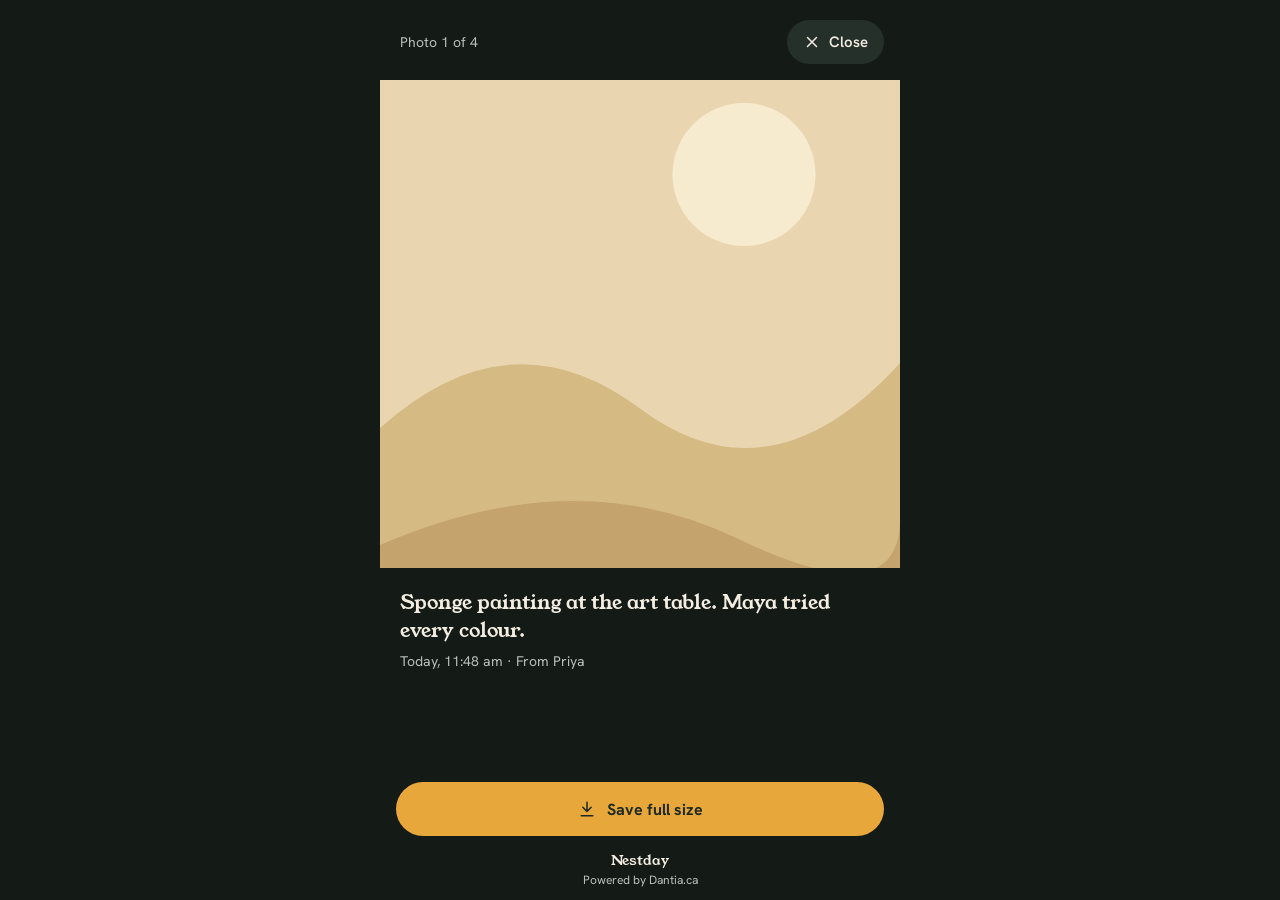
<file: design/PhotoViewer.dc.html>
<!doctype html>
<html lang="en">
<head>
<meta charset="utf-8">
<meta name="robots" content="noindex, nofollow">
<meta name="viewport" content="width=device-width, initial-scale=1, viewport-fit=cover">
<title>Nestday · Photo viewer</title>
<meta name="theme-color" content="#F4EEE2">
<meta name="apple-mobile-web-app-capable" content="yes">
<meta name="apple-mobile-web-app-title" content="Nestday">
<link rel="manifest" href="manifest.webmanifest">
<link rel="apple-touch-icon" href="icon-192.png">
<link rel="icon" href="icon-192.png">
<link rel="stylesheet" href="app.css">
<script src="vendor/react.production.min.js"></script>
<script src="vendor/react-dom.production.min.js"></script>
<script src="runtime/nestday-runtime.js"></script>
</head>
<body class="kind-phone">
<template data-dc-template="PhotoViewer"><x-dc>
<helmet>
<link rel="stylesheet" href="https://fonts.googleapis.com/css2?family=Young+Serif&amp;family=Hanken+Grotesk:wght@400;500;600;700&amp;display=swap">
<style>
body{margin:0;background:#141A16}
a{color:#FBEBC8}a:hover{color:#FFFCF6}
</style>
</helmet>
<div role="dialog" aria-label="Photo viewer" style="width: 390px; height: 844px; box-sizing: border-box; background: #141A16; color: #F4EEE2; font-family: 'Hanken Grotesk', system-ui, sans-serif; display: flex; flex-direction: column">
<div style="display: flex; justify-content: space-between; align-items: center; padding: 20px 16px 16px 20px">
<span style="font-size: 14px; color: #B9C2BA">Photo 1 of 4</span>
<a href="Photos.dc.html" style="display: flex; align-items: center; gap: 8px; height: 44px; padding: 0 16px; border-radius: 22px; background: #26302A; color: #F4EEE2; text-decoration: none; font-size: 15px; font-weight: 600"><svg width="18" height="18" viewBox="0 0 24 24" fill="none" stroke="currentColor" stroke-width="2" stroke-linecap="round" aria-hidden="true"><path d="M6 6l12 12M18 6L6 18"></path></svg>Close</a>
</div>

<div style="height: 488px; background: #E9D6B0; overflow: hidden">
<svg viewBox="0 0 160 200" preserveAspectRatio="xMidYMid slice" style="width: 100%; height: 100%; display: block" role="img" aria-label="Photo placeholder: sponge painting at the art table"><circle cx="112" cy="54" r="22" fill="#F7EBCF"></circle><path d="M0 200 L0 132 Q40 96 80 126 T160 112 L160 200 Z" fill="#D6BA84"></path><path d="M0 200 L0 168 Q60 142 110 166 T160 160 L160 200 Z" fill="#C4A46C"></path></svg>
</div>

<div style="display: flex; flex-direction: column; gap: 8px; padding: 20px 20px 0; flex-grow: 1">
<p style="margin: 0; font-family: 'Young Serif', Georgia, serif; font-size: 20px; line-height: 1.4">Sponge painting at the art table. Maya tried every colour.</p>
<span style="font-size: 14px; color: #B9C2BA">Today, 11:48 am · From Priya</span>
</div>

<div style="display: flex; flex-direction: column; gap: 14px; padding: 16px 16px 12px">
<button type="button" style="display: flex; align-items: center; justify-content: center; gap: 10px; height: 54px; border-radius: 27px; border: 0; background: #E8A73A; color: #1D2A23; font: inherit; font-size: 16px; font-weight: 700"><svg width="20" height="20" viewBox="0 0 24 24" fill="none" stroke="currentColor" stroke-width="1.8" stroke-linecap="round" stroke-linejoin="round" aria-hidden="true"><path d="M12 4v11M7 10l5 5 5-5M5 20h14"></path></svg>Save full size</button>
<div style="display: flex; flex-direction: column; align-items: center; gap: 2px">
<span style="font-family: 'Young Serif', Georgia, serif; font-size: 14px">Nestday</span>
<span style="font-size: 12px; color: #B9C2BA">Powered by Dantia.ca</span>
</div>
</div>
</div>
</x-dc></template>
<script type="text/x-dc" data-dc-name="PhotoViewer">
class Component extends DCLogic {
renderVals() {
return {};
}
}
</script>
<div id="app"></div>
<script>NestdayDC.mount('PhotoViewer');</script>
</body>
</html>
</file>
<file: design/app.css>
/* Makes the fixed-size design screens behave like real pages on each device. */
html, body { margin: 0; }
button, a, input, select, textarea { -webkit-tap-highlight-color: transparent; }

/* Phone screens: fill the phone width, grow with content, keep the tab bar on screen */
body.kind-phone #app > * {
  width: 100% !important;
  max-width: 520px;
  margin: 0 auto !important;
  height: auto !important;
  min-height: 100vh;
  min-height: 100dvh;
}
body.kind-phone nav[aria-label="Main"] {
  position: sticky;
  bottom: 0;
  z-index: 10;
  padding-bottom: calc(10px + env(safe-area-inset-bottom)) !important;
}

/* Tablet and computer screens: shown at their designed size, centred */
body.kind-tablet, body.kind-desktop { background: #E9E2D3; }
body.kind-tablet #app, body.kind-desktop #app { display: flex; justify-content: center; }
</file>
